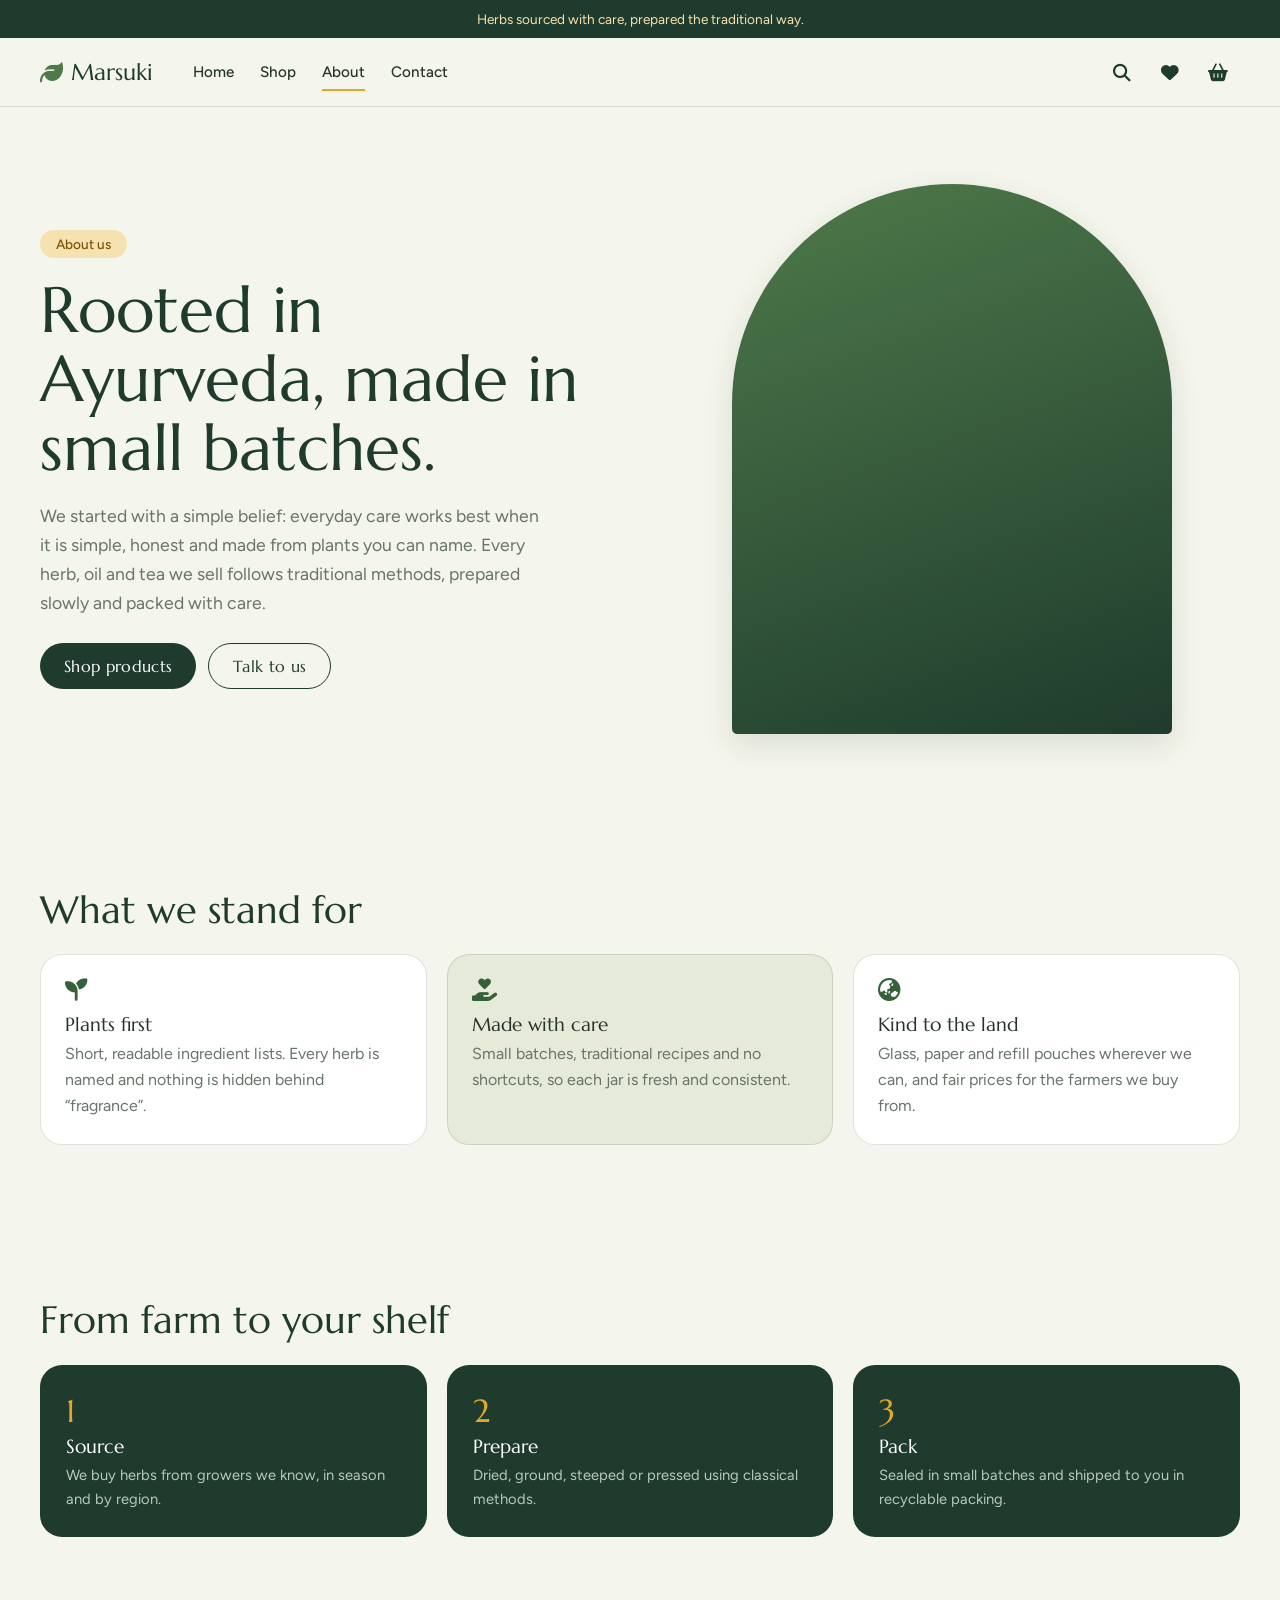
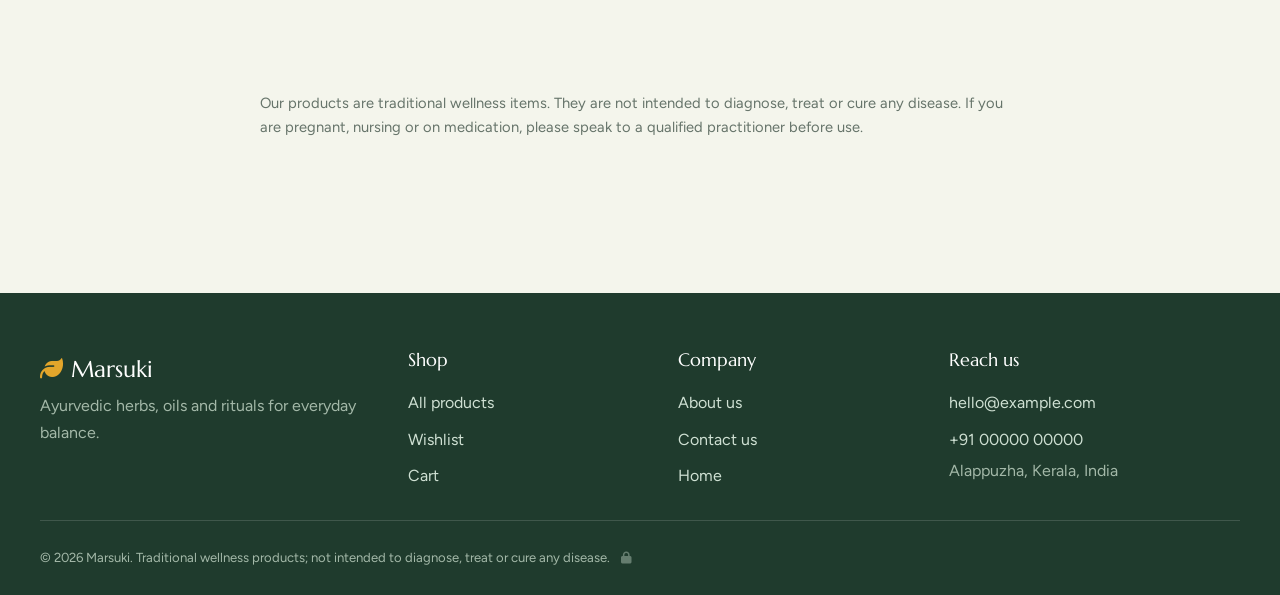
<file: about.html>
<!DOCTYPE html>
<html lang="en"><head><meta charset="utf-8"><meta name="viewport" content="width=device-width,initial-scale=1">
<title>About Us | Vanaushadhi</title>
<link rel="preconnect" href="https://fonts.googleapis.com"><link rel="preconnect" href="https://fonts.gstatic.com" crossorigin>
<link href="https://fonts.googleapis.com/css2?family=Figtree:wght@400;500;600&family=Marcellus&display=swap" rel="stylesheet">
<link rel="stylesheet" href="https://cdnjs.cloudflare.com/ajax/libs/font-awesome/6.5.0/css/all.min.css">
<link rel="stylesheet" href="style.css">
<script src="common.js" defer></script></head>
<body data-page="about">
<main>
<section class="wrap sec split"><div><p class="badge">About us</p><h1>Rooted in Ayurveda, made in small batches.</h1>
<p class="lead">We started with a simple belief: everyday care works best when it is simple, honest and made from plants you can name. Every herb, oil and tea we sell follows traditional methods, prepared slowly and packed with care.</p>
<div class="ctas"><a class="btn" href="index.html#shop">Shop products</a><a class="btn ghost" href="contact.html">Talk to us</a></div></div>
<div class="photo" id="aboutImg" role="img" aria-label="Herbs and a mortar on a wooden table"></div></section>

<section class="wrap sec"><h2>What we stand for</h2><div class="grid3">
<div class="vcard"><i class="fa-solid fa-seedling"></i><h3>Plants first</h3><p>Short, readable ingredient lists. Every herb is named and nothing is hidden behind “fragrance”.</p></div>
<div class="vcard"><i class="fa-solid fa-hand-holding-heart"></i><h3>Made with care</h3><p>Small batches, traditional recipes and no shortcuts, so each jar is fresh and consistent.</p></div>
<div class="vcard"><i class="fa-solid fa-earth-asia"></i><h3>Kind to the land</h3><p>Glass, paper and refill pouches wherever we can, and fair prices for the farmers we buy from.</p></div></div></section>

<section class="wrap sec"><h2>From farm to your shelf</h2><div class="steps">
<div><h3>Source</h3><p>We buy herbs from growers we know, in season and by region.</p></div>
<div><h3>Prepare</h3><p>Dried, ground, steeped or pressed using classical methods.</p></div>
<div><h3>Pack</h3><p>Sealed in small batches and shipped to you in recyclable packing.</p></div></div></section>

<section class="wrap sec narrow"><p style="font-size:.92rem">Our products are traditional wellness items. They are not intended to diagnose, treat or cure any disease. If you are pregnant, nursing or on medication, please speak to a qualified practitioner before use.</p></section>
</main>
<script>addEventListener('DOMContentLoaded',()=>document.getElementById('aboutImg').style.setProperty('--img','url('+HERO2+')'))</script>
</body></html>
</file>
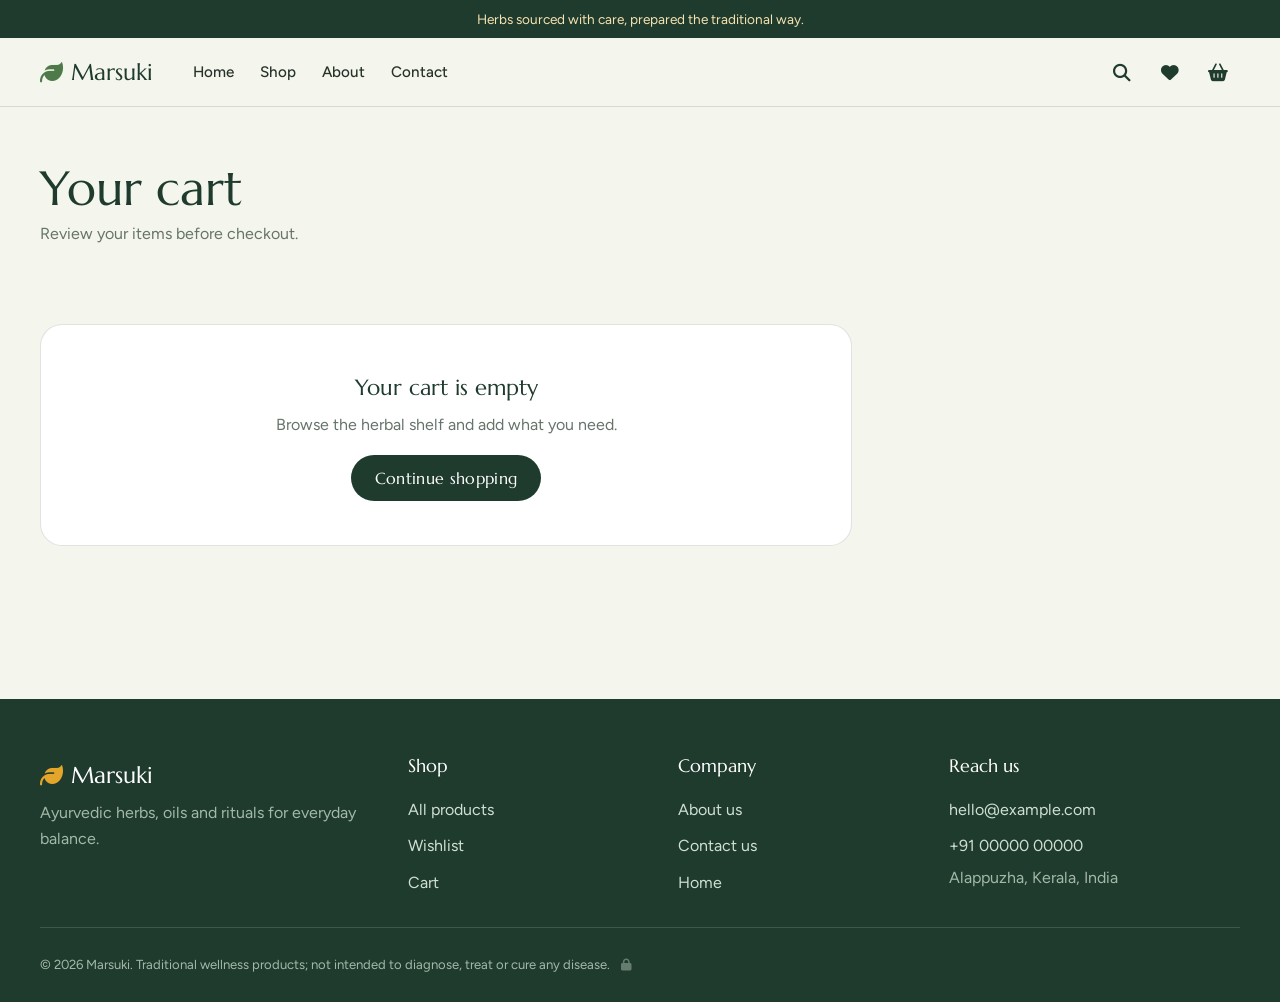
<file: cart.html>
<!DOCTYPE html>
<html lang="en"><head><meta charset="utf-8"><meta name="viewport" content="width=device-width,initial-scale=1">
<title>Your Cart | Vanaushadhi</title>
<link rel="preconnect" href="https://fonts.googleapis.com"><link rel="preconnect" href="https://fonts.gstatic.com" crossorigin>
<link href="https://fonts.googleapis.com/css2?family=Figtree:wght@400;500;600&family=Marcellus&display=swap" rel="stylesheet">
<link rel="stylesheet" href="https://cdnjs.cloudflare.com/ajax/libs/font-awesome/6.5.0/css/all.min.css">
<link rel="stylesheet" href="style.css">
<script src="common.js" defer></script></head>
<body data-page="cart">
<main class="wrap">
<div class="ptitle"><h1>Your cart</h1><p>Review your items before checkout.</p></div>
<section class="sec cartgrid"><div id="cartLines"></div>
<aside class="sum" id="sum" aria-label="Order summary" hidden><h2>Order summary</h2>
<div class="r"><span>Subtotal</span><span id="sSub">₹0</span></div><div class="r"><span>Delivery</span><span id="sShip">₹0</span></div>
<p class="tip" id="sTip"></p><div class="r t"><span>Total</span><span id="sTot">₹0</span></div>
<a class="btn block" href="checkout.html" style="margin-top:14px">Proceed to checkout</a><a class="btn ghost block" href="index.html#shop" style="margin-top:10px">Continue shopping</a></aside></section>
</main>
</body></html>
</file>
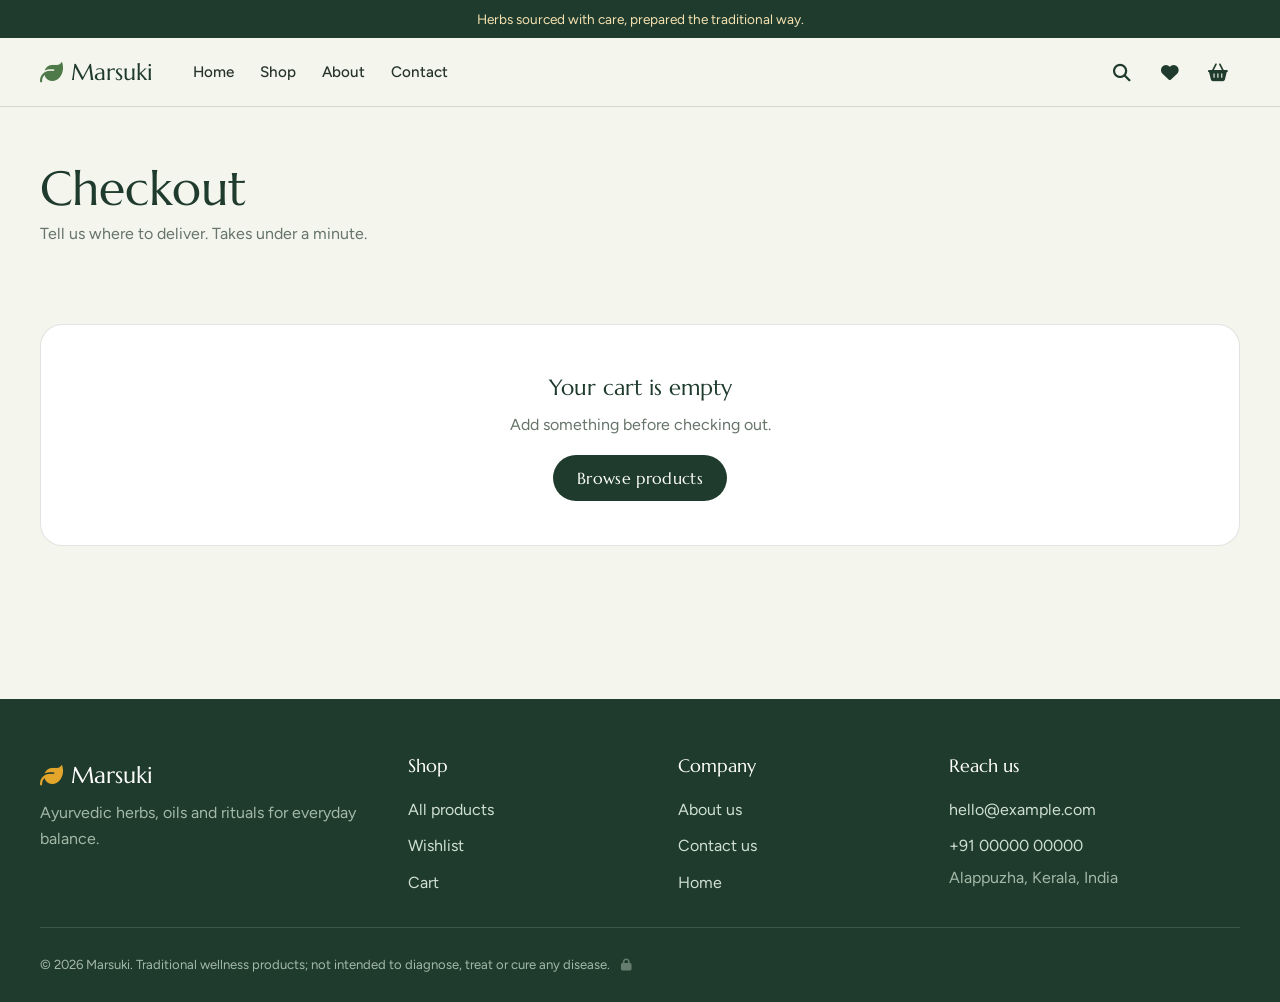
<file: checkout.html>
<!DOCTYPE html>
<html lang="en"><head><meta charset="utf-8"><meta name="viewport" content="width=device-width,initial-scale=1">
<title>Checkout | Vanaushadhi</title>
<link rel="preconnect" href="https://fonts.googleapis.com"><link rel="preconnect" href="https://fonts.gstatic.com" crossorigin>
<link href="https://fonts.googleapis.com/css2?family=Figtree:wght@400;500;600&family=Marcellus&display=swap" rel="stylesheet">
<link rel="stylesheet" href="https://cdnjs.cloudflare.com/ajax/libs/font-awesome/6.5.0/css/all.min.css">
<link rel="stylesheet" href="style.css">
<script src="common.js" defer></script></head>
<body data-page="checkout">
<main class="wrap">
<div class="ptitle"><h1>Checkout</h1><p>Tell us where to deliver. Takes under a minute.</p></div>
<section class="sec" id="coBox"><div class="cartgrid">
<form class="form" id="coForm" novalidate><h2 style="font-size:1.5rem;margin:0">Delivery details</h2>
<div class="two"><label>Full name<input name="name" autocomplete="name"></label><label>Mobile number<input name="phone" type="tel" inputmode="tel" autocomplete="tel"></label></div>
<label>Delivery address<textarea name="address" autocomplete="street-address" placeholder="House, street, area, city, state, pincode"></textarea></label>
<fieldset class="opts"><legend>Payment method</legend>
<label class="opt"><input type="radio" name="pm" value="COD" checked><span><b>Cash on delivery</b><small>Pay when your order arrives</small></span></label>
<label class="opt"><input type="radio" name="pm" value="UPI"><span><b>UPI</b><small>Pay to <b id="upiId"></b>, then enter the transaction ID</small></span></label></fieldset>
<label id="txnWrap" hidden>UPI transaction ID<input name="txn" autocomplete="off"></label>
<p class="fmsg" id="coMsg" role="status"></p><button class="btn" type="submit">Place order</button></form>
<aside class="sum" id="coSum" aria-label="Order summary"></aside></div></section>
<section class="sec narrow" id="coDone" hidden><div class="empty" style="text-align:left;padding:32px"><i class="fa-solid fa-circle-check" style="font-size:2.2rem;color:var(--leaf)"></i><h2 style="margin:10px 0 6px">Order placed. Thank you!</h2><p>Your order ID is <b id="coId" style="color:var(--moss)"></b>. We’ll contact you on your mobile number to confirm delivery.</p><p id="coDemo" hidden style="margin-top:8px"><b>Demo mode:</b> no order was saved because <code>SHEET_API_URL</code> is not set in common.js.</p><div class="ctas" style="margin-top:18px"><a class="btn" id="coWa" href="#" target="_blank" rel="noopener"><i class="fa-brands fa-whatsapp"></i>Message us on WhatsApp</a><a class="btn ghost" href="index.html">Back to home</a></div></div></section>
</main>
</body></html>
</file>
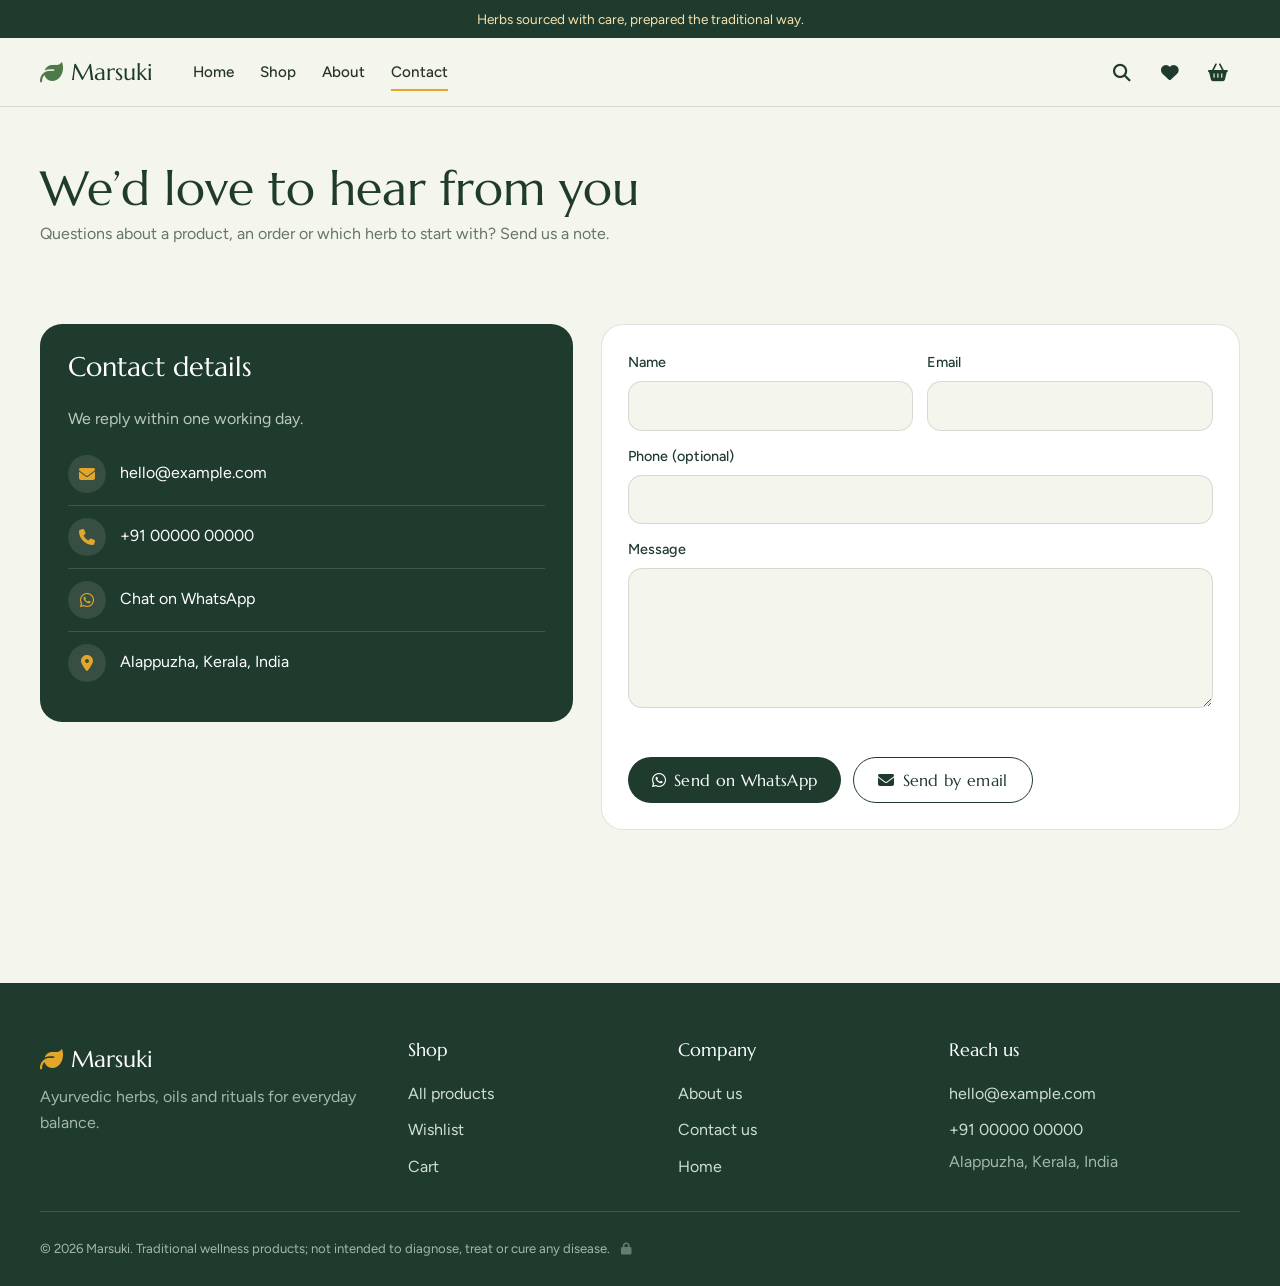
<file: contact.html>
<!DOCTYPE html>
<html lang="en"><head><meta charset="utf-8"><meta name="viewport" content="width=device-width,initial-scale=1">
<title>Contact Us | Vanaushadhi</title>
<link rel="preconnect" href="https://fonts.googleapis.com"><link rel="preconnect" href="https://fonts.gstatic.com" crossorigin>
<link href="https://fonts.googleapis.com/css2?family=Figtree:wght@400;500;600&family=Marcellus&display=swap" rel="stylesheet">
<link rel="stylesheet" href="https://cdnjs.cloudflare.com/ajax/libs/font-awesome/6.5.0/css/all.min.css">
<link rel="stylesheet" href="style.css">
<script src="common.js" defer></script></head>
<body data-page="contact">
<main class="wrap">
<div class="ptitle"><h1>We’d love to hear from you</h1><p>Questions about a product, an order or which herb to start with? Send us a note.</p></div>
<section class="sec cgrid"><div class="info"><h2>Contact details</h2><p style="margin-bottom:10px">We reply within one working day.</p>
<a id="cMail" href="#"><i class="fa-solid fa-envelope"></i><span></span></a><a id="cTel" href="#"><i class="fa-solid fa-phone"></i><span></span></a><a id="cWa" href="#" target="_blank" rel="noopener"><i class="fa-brands fa-whatsapp"></i><span>Chat on WhatsApp</span></a><a id="cLoc" href="#"><i class="fa-solid fa-location-dot"></i><span></span></a></div>
<form class="form" id="cform" novalidate><div class="two"><label>Name<input name="name" autocomplete="name"></label><label>Email<input name="email" type="email" autocomplete="email"></label></div>
<label>Phone (optional)<input name="phone" type="tel" autocomplete="tel"></label><label>Message<textarea name="message"></textarea></label>
<p class="fmsg" id="fmsg" role="status"></p><div class="ctas"><button class="btn" type="submit" data-send="wa"><i class="fa-brands fa-whatsapp"></i>Send on WhatsApp</button><button class="btn ghost" type="submit" data-send="mail"><i class="fa-solid fa-envelope"></i>Send by email</button></div></form></section>
</main>
<script>addEventListener('DOMContentLoaded',()=>{const C=CONFIG,s=(id,h,t)=>{const a=document.getElementById(id);if(h)a.href=h;a.querySelector('span').textContent=t||a.querySelector('span').textContent};
s('cMail','mailto:'+C.EMAIL,C.EMAIL);s('cTel','tel:'+C.PHONE.replace(/\s/g,''),C.PHONE);s('cWa','https://wa.me/'+C.WHATSAPP);s('cLoc','https://maps.google.com/?q='+encodeURIComponent(C.ADDRESS),C.ADDRESS)})</script>
</body></html>
</file>
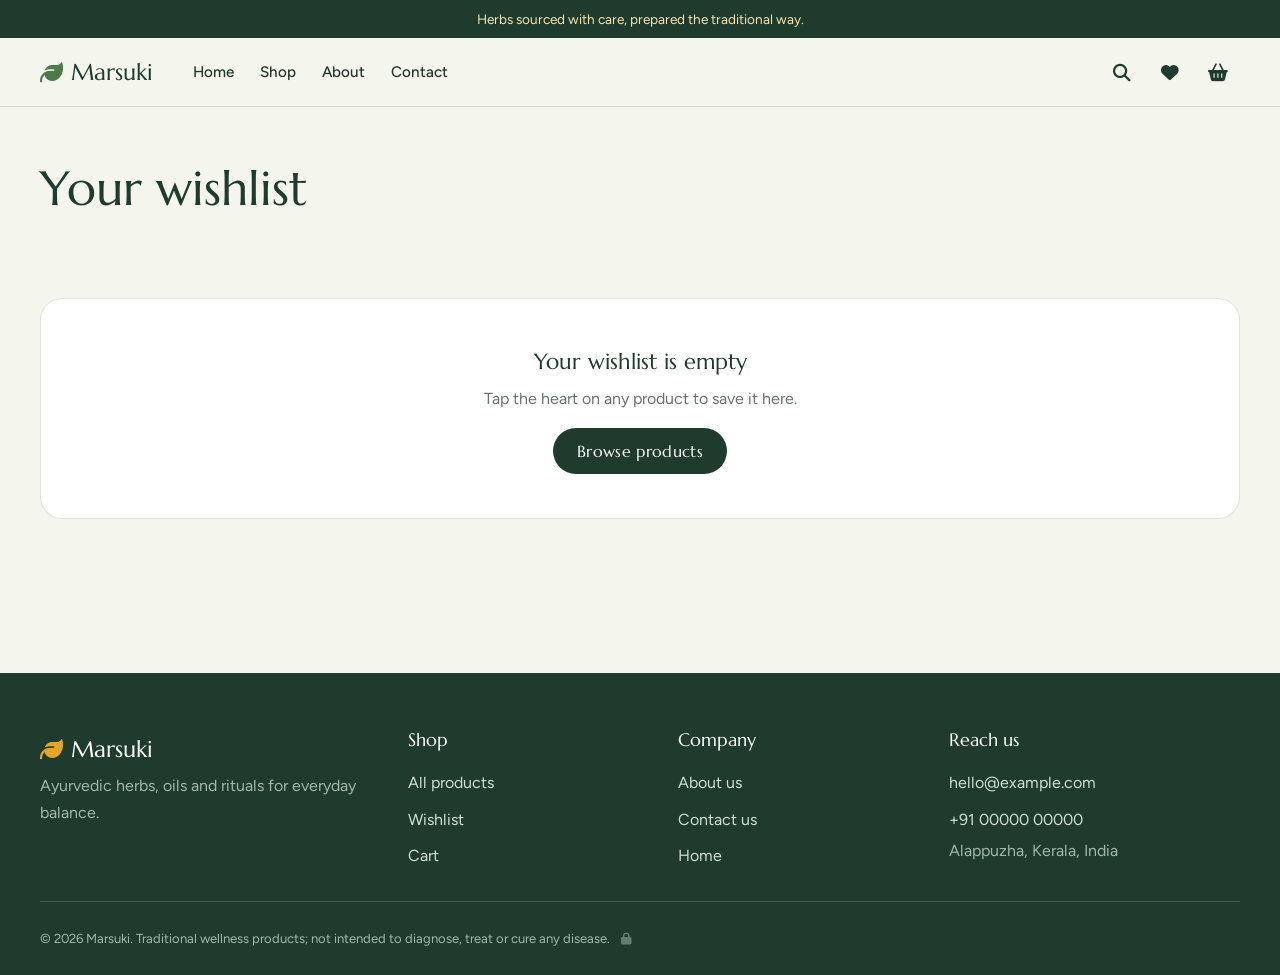
<file: wishlist.html>
<!DOCTYPE html>
<html lang="en"><head><meta charset="utf-8"><meta name="viewport" content="width=device-width,initial-scale=1">
<title>Your Wishlist | Vanaushadhi</title>
<link rel="preconnect" href="https://fonts.googleapis.com"><link rel="preconnect" href="https://fonts.gstatic.com" crossorigin>
<link href="https://fonts.googleapis.com/css2?family=Figtree:wght@400;500;600&family=Marcellus&display=swap" rel="stylesheet">
<link rel="stylesheet" href="https://cdnjs.cloudflare.com/ajax/libs/font-awesome/6.5.0/css/all.min.css">
<link rel="stylesheet" href="style.css">
<script src="common.js" defer></script></head>
<body data-page="wishlist">
<main class="wrap">
<div class="ptitle"><h1>Your wishlist</h1><p id="wishNote"></p></div>
<section class="sec"><div class="products" id="wishGrid"></div></section>
</main>
</body></html>
</file>
<file: style.css>
:root{--moss:#1F3B2D;--leaf:#4E7A4A;--leaf-d:#35603A;--sage:#E6EBD9;--paper:#F4F5EC;--gold:#E3A62B;--gold-l:#F6E2B0;--rose:#A4344A;--rose-l:#F3DADD;--ink:#26332B;--mute:#66746A;
--hf:'Marcellus',Georgia,serif;--bf:'Figtree',system-ui,sans-serif;--r:22px;--sh:0 10px 30px rgba(31,59,45,.12);--bd:1px solid rgba(31,59,45,.14);--pad:clamp(16px,4vw,40px);--hh:68px}
*{box-sizing:border-box;margin:0}html{scroll-behavior:smooth;scroll-padding-top:90px}html.lock,html.lock body{overflow:hidden}
body{font:400 1rem/1.65 var(--bf);background:var(--paper);color:var(--ink);overflow-x:hidden;min-height:100vh;display:flex;flex-direction:column}main{flex:1}
h1,h2,h3,h4,.logo,.btn,.price{font-family:var(--hf);font-weight:400}
h1{font-size:clamp(2.2rem,5.6vw,4rem);line-height:1.08;max-width:16ch;color:var(--moss)}
h2{font-size:clamp(1.6rem,3.4vw,2.4rem);line-height:1.15;margin-bottom:1.4rem;max-width:24ch;color:var(--moss)}
p{color:var(--mute)}a{color:inherit}.sr{position:absolute;width:1px;height:1px;overflow:hidden;clip:rect(0 0 0 0)}
.wrap{width:min(1240px,100% - 2*var(--pad));margin-inline:auto}.sec{padding-block:clamp(36px,6vw,80px)}.narrow{max-width:760px}
:focus-visible{outline:3px solid var(--gold);outline-offset:2px}[hidden]{display:none!important}
.strip{background:var(--moss);color:var(--gold-l);text-align:center;font-size:.85rem;padding:8px var(--pad)}
/* ---- Header & navigation ---- */
.hdr{position:sticky;top:0;z-index:30;background:rgba(244,245,236,.96);backdrop-filter:blur(8px);border-bottom:var(--bd)}
.hdr-in{display:flex;align-items:center;gap:12px;min-height:var(--hh)}
.logo{display:flex;align-items:center;gap:8px;font-size:1.45rem;text-decoration:none;color:var(--moss)}.logo i{color:var(--leaf)}
.dnav{display:flex;gap:26px;margin-left:28px;flex:1}.dnav a{text-decoration:none;font-weight:500;font-size:.95rem;padding:6px 0;background:linear-gradient(var(--gold),var(--gold)) 0 100%/0 2px no-repeat;transition:background-size .25s}.dnav a:hover,.dnav a[aria-current=page]{background-size:100% 2px}
.acts{display:flex;gap:4px;margin-left:auto}.dnav+.acts{margin-left:0}
.ib{position:relative;width:44px;height:44px;border:0;border-radius:50%;background:none;cursor:pointer;display:grid;place-items:center;color:var(--moss);font-size:1.1rem;text-decoration:none}.ib:hover,.ib[aria-pressed=true],.ib[aria-expanded=true]{background:var(--sage)}
.ib b{position:absolute;top:2px;right:0;min-width:18px;height:18px;border-radius:9px;background:var(--rose);color:#fff;font:600 .7rem/18px var(--bf);text-align:center;padding:0 4px}.ib b:empty,.ib b[data-n="0"]{display:none}
.menu-btn{display:none;margin-left:-8px}
.sbar{border-top:var(--bd);background:#fff;padding:10px 0}.sbar form{display:flex;gap:8px}.sbar input{flex:1;min-height:46px;border:var(--bd);border-radius:99px;padding:0 18px;font:inherit;color:var(--ink)}.sbar input:focus{outline:0;border-color:var(--leaf)}
.scrim{position:fixed;inset:0;background:rgba(31,59,45,.55);z-index:90}
.mnav{position:fixed;top:0;left:0;bottom:0;width:min(320px,86vw);background:#fff;z-index:100;display:flex;flex-direction:column;transform:translateX(-100%);visibility:hidden;transition:transform .3s,visibility 0s .3s;overflow-y:auto;overscroll-behavior:contain}
.mnav.open{transform:none;visibility:visible;transition:transform .3s}
.mnav-h{display:flex;align-items:center;justify-content:space-between;padding:10px 12px 10px 20px;border-bottom:var(--bd);min-height:var(--hh)}
.mnav a.ml{display:flex;align-items:center;gap:14px;padding:16px 22px;text-decoration:none;font:400 1.15rem var(--hf);color:var(--moss);border-bottom:var(--bd)}.mnav a.ml i{width:22px;color:var(--leaf);text-align:center}.mnav a.ml[aria-current=page]{background:var(--sage)}
.mnav-f{margin-top:auto;padding:20px 22px;font-size:.88rem}
/* ---- Buttons ---- */
.btn{display:inline-flex;align-items:center;justify-content:center;gap:8px;min-height:46px;padding:0 24px;border-radius:99px;background:var(--moss);color:#fff;font-size:1rem;letter-spacing:.02em;text-decoration:none;border:0;cursor:pointer;transition:transform .15s,background .2s}.btn:hover{background:var(--leaf-d)}.btn:active{transform:scale(.97)}.btn:disabled{opacity:.5;cursor:not-allowed}
.btn.ghost{background:transparent;color:var(--moss);border:1.5px solid var(--moss)}.btn.ghost:hover{background:var(--moss);color:#fff}.btn.gold{background:var(--gold);color:var(--moss)}.btn.gold:hover{background:var(--gold-l)}.btn.block{width:100%}.btn.sm{min-height:40px;padding:0 16px;font-size:.9rem}
/* ---- Hero & sections ---- */
.hero{display:grid;grid-template-columns:1.05fr .95fr;gap:48px;align-items:center;padding-block:clamp(28px,5vw,64px)}
.badge{display:inline-block;background:var(--gold-l);color:#7a5200;font:500 .85rem var(--bf);padding:6px 16px;border-radius:99px;margin-bottom:18px}
.lead{font-size:1.1rem;max-width:46ch;margin:18px 0 26px}.ctas{display:flex;flex-wrap:wrap;gap:12px}
.hvis{position:relative;aspect-ratio:1/1.1;max-width:500px;width:100%;margin-inline:auto}
.arch{position:absolute;display:grid;place-items:center;color:rgba(255,255,255,.7);font-size:2.4rem;background-size:cover;background-position:center;border-radius:999px 999px 24px 24px;box-shadow:var(--sh)}
.arch.big{width:68%;height:92%;right:0;top:0;background-image:var(--img),linear-gradient(160deg,var(--leaf),var(--moss))}
.arch.small{width:42%;height:48%;left:0;bottom:0;border:6px solid var(--paper);background-image:var(--img),linear-gradient(160deg,var(--gold),#b87d12)}
.float{position:absolute;right:4%;bottom:6%;background:#fff;box-shadow:var(--sh);border-radius:99px;padding:10px 18px;font:500 .85rem var(--bf);display:flex;gap:8px;align-items:center;color:var(--moss)}.float i{color:var(--gold)}
.benefits{background:var(--moss);color:#fff}.grid4{display:grid;grid-template-columns:repeat(4,1fr);gap:24px}.benefits .grid4{padding-block:28px}
.grid4 i{font-size:1.5rem;margin-bottom:8px;display:block}.benefits i{color:var(--gold)}.benefits p{color:#b9c9bd}.grid4 h3{font-size:1.1rem}.grid4 p{font-size:.9rem}
.sechead{display:flex;justify-content:space-between;align-items:end;gap:16px;flex-wrap:wrap;margin-bottom:1.2rem}.sechead h2{margin:0}
/* ---- Products ---- */
.filters{display:flex;gap:8px;overflow-x:auto;padding-bottom:8px;margin-bottom:10px;scrollbar-width:none}.filters::-webkit-scrollbar{display:none}
.chip{flex:none;min-height:42px;padding:0 18px;border-radius:99px;border:var(--bd);background:#fff;font:500 .92rem var(--bf);color:var(--moss);cursor:pointer}.chip[aria-pressed=true]{background:var(--moss);color:#fff}
.note{margin-bottom:14px;font-size:.9rem}
.products{display:grid;grid-template-columns:repeat(4,1fr);gap:20px}
.card{background:#fff;border:var(--bd);border-radius:var(--r);padding:12px 12px 16px;display:flex;flex-direction:column;gap:6px;transition:box-shadow .25s,transform .25s}.card:hover{box-shadow:var(--sh);transform:translateY(-3px)}
.pimgw{position:relative}.pimg{position:relative;aspect-ratio:4/5;border-radius:999px 999px 14px 14px;overflow:hidden;background:var(--sage);cursor:pointer;display:grid;place-items:center}
.pimg::before{content:"\f06c";font:900 2.4rem "Font Awesome 6 Free";color:var(--leaf);opacity:.35}.pimg img{position:absolute;inset:0;width:100%;height:100%;object-fit:cover;transition:transform .5s}.card:hover .pimg img{transform:scale(1.06)}.pimg img.bad{display:none}
.tag{position:absolute;left:50%;bottom:10px;transform:translateX(-50%);background:var(--gold);color:var(--moss);font:600 .72rem var(--bf);padding:3px 12px;border-radius:99px;white-space:nowrap;pointer-events:none}
.wish{position:absolute;right:8px;top:34px;background:#fff;width:40px;height:40px;box-shadow:0 2px 8px rgba(0,0,0,.1)}.wish[aria-pressed=true]{color:var(--rose)}
.cat-l{font-size:.8rem;color:var(--leaf-d);font-weight:600;padding-inline:4px}.card h3{font-size:1.12rem;padding-inline:4px;color:var(--moss);line-height:1.25;cursor:pointer}
.price{font-size:1.2rem;padding-inline:4px;color:var(--moss)}.price s{font:400 .85rem var(--bf);color:var(--mute);margin-left:6px}.price small{font:600 .75rem var(--bf);color:var(--rose)}
.crow{display:flex;gap:8px;margin-top:auto;padding-top:8px}.crow .btn{flex:1;min-height:44px;padding:0 10px;font-size:.92rem}
.empty{grid-column:1/-1;text-align:center;padding:44px 20px;background:#fff;border-radius:var(--r);border:var(--bd)}.empty h3{font-size:1.4rem;color:var(--moss);margin-bottom:6px}.empty p{margin-bottom:16px}
.skel{height:420px;border-radius:var(--r);background:linear-gradient(100deg,#fff 30%,var(--sage) 50%,#fff 70%) 0 0/300% 100%;animation:sk 1.4s linear infinite;border:var(--bd)}@keyframes sk{to{background-position:-300% 0}}
.promo{background:linear-gradient(135deg,var(--moss),#2c5a3c);color:#fff;padding-block:clamp(44px,7vw,88px);position:relative;overflow:hidden}.promo h2{color:#fff;max-width:20ch}.promo p{color:#cfe0d3;margin-bottom:22px;max-width:50ch}
.promo::after{content:"";position:absolute;right:-60px;bottom:-120px;width:300px;height:420px;border-radius:999px 999px 0 0;border:36px solid rgba(227,166,43,.14)}
/* ---- Cart / wishlist ---- */
.ptitle{padding-block:clamp(28px,5vw,56px) 0}.ptitle h1{font-size:clamp(2rem,4.5vw,3rem);max-width:none}.ptitle p{margin-top:6px}
.cartgrid{display:grid;grid-template-columns:1fr 360px;gap:28px;align-items:start}
.lines{background:#fff;border:var(--bd);border-radius:var(--r);padding:6px 20px}
.line{display:grid;grid-template-columns:84px 1fr auto;gap:16px;align-items:center;padding:18px 0;border-bottom:var(--bd)}.line:last-child{border:0}
.line .pimg{aspect-ratio:1;border-radius:16px}.line .pimg::before{font-size:1.4rem}.line h3{font-size:1.1rem;color:var(--moss)}.line .sub{font:400 1.1rem var(--hf);color:var(--moss);text-align:right}
.qty{display:inline-flex;align-items:center;gap:4px;margin-top:6px}.qty button{width:36px;height:36px;border:var(--bd);background:#fff;border-radius:50%;cursor:pointer;font-size:1rem;color:var(--moss)}.qty span{min-width:30px;text-align:center;font-weight:600}
.rm{background:none;border:0;color:var(--rose);cursor:pointer;font:500 .85rem var(--bf);margin:6px 0 0 12px;padding:6px}
.sum{background:#fff;border:var(--bd);border-radius:var(--r);padding:22px;position:sticky;top:calc(var(--hh) + 20px)}.sum h2{font-size:1.5rem;margin-bottom:14px}
.sum .r{display:flex;justify-content:space-between;padding:7px 0;color:var(--mute)}.sum .r.t{border-top:var(--bd);margin-top:8px;padding-top:14px;font:400 1.35rem var(--hf);color:var(--moss)}.sum .tip{font-size:.85rem;background:var(--gold-l);color:#6b5a2c;border-radius:12px;padding:8px 12px;margin:8px 0 14px}
/* ---- About / contact ---- */
.split{display:grid;grid-template-columns:1fr 1fr;gap:48px;align-items:center}
.photo{aspect-ratio:4/5;max-width:440px;width:100%;margin-inline:auto;border-radius:999px 999px 24px 24px;background-size:cover;background-position:center;background-image:var(--img),linear-gradient(160deg,var(--leaf),var(--moss));box-shadow:var(--sh)}
.vcard{background:#fff;border:var(--bd);border-radius:var(--r);padding:24px}.vcard:nth-child(even){background:var(--sage)}.vcard i{font-size:1.4rem;color:var(--leaf-d);margin-bottom:8px;display:block}.grid3{display:grid;grid-template-columns:repeat(3,1fr);gap:20px}
.steps{display:grid;grid-template-columns:repeat(3,1fr);gap:20px;counter-reset:s}.steps>div{background:var(--moss);color:#fff;border-radius:var(--r);padding:26px;counter-increment:s}.steps>div::before{content:counter(s);font:400 2rem var(--hf);color:var(--gold);display:block}.steps h3{font-size:1.2rem}.steps p{color:#b9c9bd;font-size:.92rem}
.cgrid{display:grid;grid-template-columns:1fr 1.2fr;gap:28px;align-items:start}
.info{background:var(--moss);color:#fff;border-radius:var(--r);padding:28px}.info h2{color:#fff;font-size:1.7rem}.info p{color:#b9c9bd}.info a{display:flex;gap:14px;align-items:center;padding:12px 0;text-decoration:none;color:#fff;border-bottom:1px solid rgba(255,255,255,.14)}.info a:last-of-type{border:0}.info a i{width:38px;height:38px;border-radius:50%;background:rgba(255,255,255,.1);display:grid;place-items:center;color:var(--gold);flex:none}
.form{background:#fff;border:var(--bd);border-radius:var(--r);padding:26px;display:grid;gap:14px}.form .two{display:grid;grid-template-columns:1fr 1fr;gap:14px}
.form label{font-weight:500;font-size:.9rem;color:var(--moss);display:grid;gap:6px}.form input,.form textarea{border:var(--bd);border-radius:14px;padding:12px 14px;font:inherit;color:var(--ink);background:var(--paper);min-height:48px}.form textarea{min-height:140px;resize:vertical}.form input:focus,.form textarea:focus{outline:0;border-color:var(--leaf);background:#fff}
.fmsg{min-height:1.4em;font-size:.92rem}.fmsg.err{color:#a02a2a}.fmsg.ok{color:var(--leaf-d)}
/* ---- Footer, modal, toast ---- */
.foot{background:var(--moss);color:#cfe0d3;padding-top:52px;margin-top:clamp(36px,6vw,80px)}.fgrid{display:grid;grid-template-columns:1.4fr 1fr 1fr 1.2fr;gap:28px}.foot p{color:#a3b8a8}.foot h4{color:#fff;margin-bottom:10px;font-size:1.15rem}.foot a{display:block;text-decoration:none;padding:5px 0;color:#cfe0d3}.foot a:hover{color:#fff}.foot .logo{color:#fff;display:inline-flex}.foot .logo i{color:var(--gold)}
.copy .adm{display:inline;padding:0 0 0 8px;opacity:.4;font-size:.75rem}.copy .adm:hover{opacity:1}
.copy{padding-block:26px;margin-top:26px;border-top:1px solid rgba(255,255,255,.14);font-size:.82rem}
.modal{position:fixed;inset:0;z-index:110;display:grid;place-items:center;padding:20px;background:rgba(20,38,28,.62);backdrop-filter:blur(4px);animation:fade .2s}@keyframes fade{from{opacity:0}}
.mbox{position:relative;background:#fff;border-radius:30px;width:min(980px,100%);height:min(86vh,680px);display:grid;grid-template-columns:minmax(0,.92fr) minmax(0,1.08fr);overflow:hidden;box-shadow:0 30px 80px rgba(0,0,0,.35);animation:up .3s cubic-bezier(.2,.8,.2,1);transition:transform .25s}@keyframes up{from{opacity:0;transform:translateY(24px)}}@keyframes sheet{from{transform:translateY(100%)}}
.xw{position:absolute;top:0;right:0;z-index:6}.mbox .x{position:absolute;right:14px;top:14px;background:#fff;box-shadow:0 2px 10px rgba(0,0,0,.15)}.mbox .x:hover{background:var(--sage)}.grab{display:none}
.mgal{background:linear-gradient(160deg,#EEF1E2,var(--sage));padding:26px;display:flex;flex-direction:column;gap:14px;min-height:0;justify-content:center}
.mmain{position:relative;flex:1;min-height:0;border-radius:24px;background:#fff;display:grid;place-items:center;overflow:hidden;box-shadow:inset 0 0 0 1px rgba(31,59,45,.08)}
.mmain::before{content:"\f06c";font:900 3rem "Font Awesome 6 Free";color:var(--leaf);opacity:.3;position:absolute}.mmain img{position:relative;z-index:1;width:100%;height:100%;object-fit:contain;padding:14px}.mmain img.bad{display:none}
.mbadge{position:absolute;left:14px;top:14px;z-index:2;background:var(--rose);color:#fff;font:600 .78rem var(--bf);padding:5px 12px;border-radius:99px}
.mwish{position:absolute;right:12px;bottom:12px;z-index:2;background:#fff;box-shadow:0 2px 10px rgba(0,0,0,.15)}.mwish[aria-pressed=true]{color:var(--rose)}
.mgal .thumbs{justify-content:center;margin:0}.th[aria-pressed=true]{border-color:var(--leaf);box-shadow:0 0 0 2px var(--leaf)}
.minfo{display:flex;flex-direction:column;min-height:0}.mscroll{flex:1;overflow-y:auto;padding:34px 34px 20px;overscroll-behavior:contain}
.mcat{display:inline-block;background:var(--sage);color:var(--leaf-d);font:600 .75rem var(--bf);letter-spacing:.06em;text-transform:uppercase;padding:5px 12px;border-radius:99px}
.mbox h2{font-size:clamp(1.5rem,2.6vw,2rem);line-height:1.15;margin:12px 48px 10px 0;max-width:none}
.mprice{display:flex;align-items:baseline;gap:10px;flex-wrap:wrap;margin-bottom:16px}.mprice b{font:400 1.9rem var(--hf);color:var(--moss)}.mprice s{color:var(--mute)}.mprice small{background:var(--rose-l);color:var(--rose);font:600 .75rem var(--bf);padding:3px 10px;border-radius:99px}
.mdesc{position:relative;font-size:.97rem}.mdesc p{color:var(--ink);margin-bottom:10px}.mdesc .lede{font-size:1.02rem}
.mfeat{list-style:none;padding:0;display:grid;gap:10px;margin:14px 0 0}.mfeat li{display:flex;gap:12px;align-items:flex-start;background:var(--paper);border-radius:14px;padding:11px 14px;line-height:1.45}.mfeat i{color:var(--leaf);margin-top:4px;flex:none}.mfeat b{display:block;color:var(--moss);font-weight:600}.mfeat span{color:var(--mute);font-size:.92rem}
.mdesc.clip{max-height:9.5em;overflow:hidden}.mdesc.clip::after{content:"";position:absolute;inset:auto 0 0 0;height:4.5em;background:linear-gradient(rgba(255,255,255,0),#fff)}
.more{background:none;border:0;color:var(--leaf-d);font:600 .92rem var(--bf);cursor:pointer;padding:8px 0;min-height:44px}.more i{margin-left:6px;transition:transform .2s}.more.open i{transform:rotate(180deg)}
.mlabel{font:600 .85rem var(--bf);color:var(--moss);margin:14px 0 8px}
.mperks{display:grid;grid-template-columns:repeat(3,1fr);gap:10px;margin-top:20px}.mperks div{text-align:center;font-size:.78rem;color:var(--mute);line-height:1.3;background:var(--paper);border-radius:14px;padding:12px 6px}.mperks i{display:block;color:var(--leaf-d);font-size:1.15rem;margin-bottom:6px}
.mask{display:flex;align-items:center;justify-content:center;gap:8px;margin-top:14px;min-height:44px;font-size:.9rem;font-weight:500;color:var(--leaf-d);text-decoration:none}.mask i{font-size:1.2rem}.mask:hover{text-decoration:underline}
.mfoot{display:flex;gap:12px;align-items:center;padding:14px 34px;border-top:var(--bd);background:#fff}.mfoot .qty{margin:0;border:var(--bd);border-radius:99px;padding:3px}.mfoot .qty button{width:40px;height:40px;border:0;background:var(--sage)}.mfoot .btn{flex:1;min-height:52px;font-size:1.02rem}
html.lock .toast{bottom:100px}
@media(max-width:720px){.modal{place-items:end center;padding:0}
.mbox{display:block;width:100%;height:auto;max-height:92vh;max-height:92dvh;overflow-y:auto;overscroll-behavior:contain;border-radius:26px 26px 0 0;animation:sheet .32s cubic-bezier(.2,.8,.2,1)}
.xw{position:sticky;top:0;right:auto;height:0}.mbox .x{top:12px;right:12px}
.grab{display:block;position:absolute;top:0;left:0;right:0;height:30px;z-index:5;touch-action:none}.grab span{display:block;width:44px;height:5px;border-radius:9px;background:rgba(31,59,45,.3);margin:10px auto}
.mgal{padding:34px 16px 14px}.mmain{flex:none;height:min(86vw,44vh)}
.minfo{display:block}.mscroll{overflow:visible;padding:18px 18px 12px}.mbox h2{margin-right:0;font-size:1.55rem}.mprice b{font-size:1.7rem}
.mfoot{position:sticky;bottom:0;padding:12px 16px calc(12px + env(safe-area-inset-bottom));box-shadow:0 -8px 24px rgba(31,59,45,.1)}.mperks{gap:8px}.mperks div{font-size:.72rem;padding:10px 4px}}
.toast{position:fixed;left:50%;bottom:24px;transform:translate(-50%,140px);background:var(--moss);color:#fff;padding:12px 22px;border-radius:99px;z-index:120;transition:transform .3s;max-width:90%;text-align:center}.toast.show{transform:translate(-50%,0)}
/* ---- Gallery, sizes, checkout ---- */
.thumbs{display:flex;gap:8px;margin-top:10px;overflow-x:auto}.th{flex:none;width:58px;height:58px;border-radius:12px;border:var(--bd);padding:0;overflow:hidden;cursor:pointer;background:var(--sage)}.th img{width:100%;height:100%;object-fit:cover}.th img.bad{display:none}.sizes{display:flex;flex-wrap:wrap;gap:8px}
.opts{border:0;display:grid;gap:10px;padding:0}.opts legend{font-weight:500;font-size:.9rem;color:var(--moss);margin-bottom:6px}.opt{display:flex!important;flex-direction:row;gap:12px;align-items:flex-start;border:var(--bd);border-radius:16px;padding:14px;cursor:pointer;background:var(--paper)}.opt:has(input:checked){border-color:var(--leaf);background:#fff;box-shadow:0 0 0 2px var(--leaf) inset}.opt input{min-height:0!important;width:18px;height:18px;margin-top:4px;accent-color:var(--leaf-d)}.opt b{display:block;font-weight:600}.opt small{color:var(--mute);font-size:.85rem}
#coSum h2{font-size:1.5rem;margin-bottom:12px}#coSum code,.empty code{background:var(--sage);padding:1px 6px;border-radius:6px}
@media(max-width:1024px){.products{grid-template-columns:repeat(3,1fr)}.grid4{grid-template-columns:repeat(2,1fr)}.cartgrid{grid-template-columns:1fr 320px}}
@media(max-width:860px){.menu-btn{display:grid}.dnav{display:none}.dnav+.acts,.acts{margin-left:auto}.hdr-in{gap:4px}.logo{font-size:1.3rem;margin-right:auto}.acts{gap:0;margin-right:-8px}
.hero,.split,.cgrid,.cartgrid{grid-template-columns:1fr}.hero{gap:28px}.hvis{max-width:380px}.products{grid-template-columns:repeat(2,1fr)}.fgrid{grid-template-columns:1fr 1fr}.sum{position:static}.grid3,.steps{grid-template-columns:1fr}}
@media(max-width:480px){.products{gap:10px}.card{padding:8px 8px 12px}.card h3{font-size:1rem}.grid4{grid-template-columns:1fr 1fr;gap:16px}.line{grid-template-columns:68px 1fr}.line .sub{grid-column:2;text-align:left}.form .two{grid-template-columns:1fr}.fgrid{grid-template-columns:1fr}.logo span{max-width:150px;overflow:hidden;text-overflow:ellipsis;white-space:nowrap}}
@media(prefers-reduced-motion:reduce){*{animation:none!important;transition:none!important;scroll-behavior:auto!important}}
</file>
